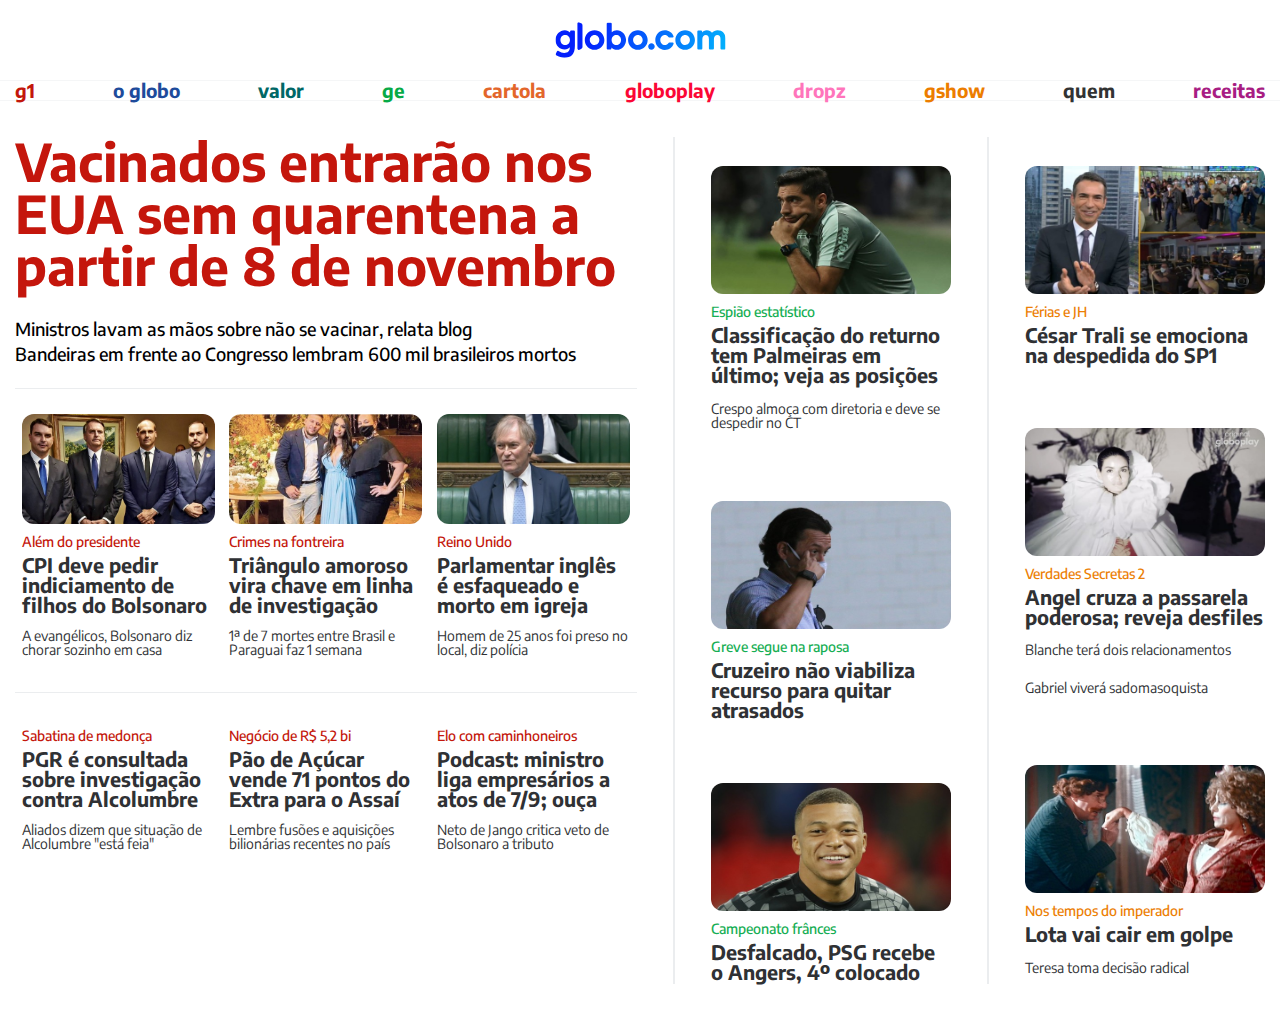
<file: Programação/driven/projeto1-globo/index.html>
<!DOCTYPE html>
<html lang="en">
  <head>
    <meta charset="UTF-8" />
    <meta http-equiv="X-UA-Compatible" content="IE=edge" />
    <meta name="viewport" content="width=device-width, initial-scale=1.0" />
    <link rel="stylesheet" href="reset.css" />
    <link rel="stylesheet" href="style.css" />
    <link rel="preconnect" href="https://fonts.googleapis.com" />
    <link rel="preconnect" href="https://fonts.gstatic.com" crossorigin />
    <link
      href="https://fonts.googleapis.com/css2?family=Encode+Sans:wght@100;200;300;400;500;600;700&display=swap"
      rel="stylesheet"
    />
    <title>Globo.com</title>
  </head>

  <body>
    <div class="topo">
      <img class="logo" src="images/logo.svg" />
    </div>

    <div class="caixa_menu">
      <div class="menu">
        <p id="g1">g1</p>
        <p id="o_globo">o globo</p>
        <p id="valor">valor</p>
        <p id="ge">ge</p>
        <p id="cartola">cartola</p>
        <p id="globoplay">globoplay</p>
        <p id="dropz">dropz</p>
        <p id="gshow">gshow</p>
        <p id="quem">quem</p>
        <p id="receitas">receitas</p>
      </div>
    </div>
    <main>
      <div class="content">
        <div class="metade_esquerda">
          <div class="caixa_texto">
            <h1 class="texto_principal">
              <a href="https://www.google.com/"
                >Vacinados entrarão nos EUA sem quarentena a partir de 8 de</a
              >
              novembro
            </h1>
            <p class="texto_secundario">
              <a href="https://www.google.com/"
                >Ministros lavam as mãos sobre não se vacinar, relata blog</a
              >
            </p>
            <p class="texto_secundario">
              <a href="https://www.google.com/"
                >Bandeiras em frente ao Congresso lembram 600 mil brasileiros
                mortos</a
              >
            </p>
          </div>

          <hr class="divisa_horizontal" />

          <div class="conteiner">
            <div class="bloco_noticia">
              <img
                class="imagem_noticia"
                src="images/alem-do-presidente.jpeg"
              />
              <p class="titulo_noticia">Além do presidente</p>
              <p class="texto_1_noticia">
                <a href="https://www.google.com/"
                  >CPI deve pedir indiciamento de filhos do Bolsonaro</a
                >
              </p>
              <p class="texto_2_noticia">
                A evangélicos, Bolsonaro diz chorar sozinho em casa
              </p>
            </div>

            <div class="bloco_noticia">
              <img
                class="imagem_noticia"
                src="images/crimes-na-fronteira.jpeg"
              />
              <p class="titulo_noticia">Crimes na fontreira</p>
              <p class="texto_1_noticia">
                <a href="https://www.google.com/"
                  >Triângulo amoroso vira chave em linha de investigação</a
                >
              </p>
              <p class="texto_2_noticia">
                1ª de 7 mortes entre Brasil e Paraguai faz 1 semana
              </p>
            </div>

            <div class="bloco_noticia">
              <img class="imagem_noticia" src="images/reino-unido.jpeg" />
              <p class="titulo_noticia">Reino Unido</p>
              <p class="texto_1_noticia">
                <a href="https://www.google.com/"
                  >Parlamentar inglês é esfaqueado e morto em igreja</a
                >
              </p>
              <p class="texto_2_noticia">
                Homem de 25 anos foi preso no local, diz polícia
              </p>
            </div>
          </div>

          <hr class="divisa_horizontal" />

          <div class="conteiner">
            <div class="bloco_noticia">
              <p class="titulo_noticia">Sabatina de medonça</p>
              <p class="texto_1_noticia">
                <a href="https://www.google.com/"
                  >PGR é consultada sobre investigação contra Alcolumbre</a
                >
              </p>
              <p class="texto_2_noticia">
                Aliados dizem que situação de Alcolumbre "está feia"
              </p>
            </div>

            <div class="bloco_noticia">
              <p class="titulo_noticia">Negócio de R$ 5,2 bi</p>
              <p class="texto_1_noticia">
                <a href="https://www.google.com/"
                  >Pão de Açúcar vende 71 pontos do Extra para o Assaí</a
                >
              </p>
              <p class="texto_2_noticia">
                Lembre fusões e aquisições bilionárias recentes no país
              </p>
            </div>

            <div class="bloco_noticia">
              <p class="titulo_noticia">Elo com caminhoneiros</p>
              <p class="texto_1_noticia">
                <a href="https://www.google.com/"
                  >Podcast: ministro liga empresários a atos de 7/9; ouça</a
                >
              </p>
              <p class="texto_2_noticia">
                Neto de Jango critica veto de Bolsonaro a tributo
              </p>
            </div>
          </div>
        </div>

        <div class="divisa_vertical"></div>

        <div class="metade_direita">
          <div class="coluna_1">
            <div class="bloco_noticia_coluna">
              <img
                class="imagem_noticia_coluna"
                src="images/espiao-estatistico.jpeg"
              />
              <p class="titulo_esporte">Espião estatístico</p>
              <p class="texto_1_noticia">
                <a href="https://www.google.com/"
                  >Classificação do returno tem Palmeiras em último; veja as
                  posições</a
                >
              </p>
              <p class="texto_2_noticia">
                Crespo almoça com diretoria e deve se despedir no CT
              </p>
            </div>

            <div class="bloco_noticia_coluna">
              <img
                class="imagem_noticia_coluna"
                src="images/greve-segue-na-raposa.jpeg"
              />
              <p class="titulo_esporte">Greve segue na raposa</p>
              <p class="texto_1_noticia">
                <a href="https://www.google.com/"
                  >Cruzeiro não viabiliza recurso para quitar atrasados</a
                >
              </p>
            </div>

            <div class="bloco_noticia_coluna">
              <img
                class="imagem_noticia_coluna"
                src="images/campeonato-frances.jpeg"
              />
              <p class="titulo_esporte">Campeonato frânces</p>
              <p class="texto_1_noticia">
                <a href="https://www.google.com/"
                  >Desfalcado, PSG recebe o Angers, 4º colocado</a
                >
              </p>
            </div>
          </div>

          <div class="divisa_vertical"></div>

          <div class="coluna_2">
            <div class="bloco_noticia_coluna">
              <img
                class="imagem_noticia_coluna"
                src="images/ferias-e-jh.jpeg"
              />
              <p class="titulo_gshow">Férias e JH</p>
              <p class="texto_1_noticia">
                <a href="https://www.google.com/"
                  >César Trali se emociona na despedida do SP1</a
                >
              </p>
            </div>

            <div class="bloco_noticia_coluna">
              <img
                class="imagem_noticia_coluna"
                src="images/verdades-secretas-2.jpeg"
              />
              <p class="titulo_gshow">Verdades Secretas 2</p>
              <p class="texto_1_noticia">
                <a href="https://www.google.com/"
                  >Angel cruza a passarela poderosa; reveja desfiles</a
                >
              </p>
              <p class="texto_2_noticia">
                Blanche terá dois relacionamentos<br />
              </p>
              <p class="texto_2_noticia">Gabriel viverá sadomasoquista</p>
            </div>

            <div class="bloco_noticia_coluna">
              <img
                class="imagem_noticia_coluna"
                src="images/nos-tempos-do-imperador.jpeg"
              />
              <p class="titulo_gshow">Nos tempos do imperador</p>
              <p class="texto_1_noticia">
                <a href="https://www.google.com/">Lota vai cair em golpe</a>
              </p>
              <p class="texto_2_noticia">Teresa toma decisão radical</p>
            </div>
          </div>
        </div>
      </div>
    </main>
  </body>
</html>
</file>
<file: Programação/driven/projeto1-globo/style.css>
body {
    font-family: 'Encode Sans', sans-serif;
    background-color: #FFFFFF;
    width: 100%;
    height: 100%;
}

main{
    width: 1250px;
    margin: 0 auto 0 auto;
}

a{
    color: inherit;
    text-decoration: inherit;
}

.logo{
    height: 36px;
    width: 171px;
}

.topo{
    display: flex;
    height: 80px;
    align-items: center;
    justify-content: center;
}

.caixa_menu{
    border-top: 1px solid #F5F6F7;
    border-bottom: 1px solid #F5F6F7;
}

.menu{
    margin: 0 auto 0 auto;
    width: 1250px;
    display: flex;
    justify-content: space-between;
}

.content{
    display:flex;
}

.metade_direita{
    display: flex;
    justify-content: space-around;
}

.coluna_1{
    margin-top: 36px;
    display:flex;
    flex-direction: column;
    justify-content: space-around;

}

.coluna_2{
    margin-top: 36px;
    display:flex;
    flex-direction: column;
    justify-content: space-around;
}
.texto_principal{
    margin-top: 34px;
    margin-bottom: 29px;
    color: #C4160C;
    font-size: 52px;
    font-weight: 700;
    width: 100%;
    margin-right: 0;
}

.texto_secundario{
    margin-top: 7px;
    font-size: 18px;
    font-weight: 500;
}

.divisa_horizontal{
    margin-top: 25px;
    margin-bottom: 25px;
    border: 0;
    border-top: 1px solid #EBEDEF;
    width: 100%;
}

.divisa_vertical{
    height: 845px;
    border: 0.5px solid #EBEDEF;
    background-color: #EBEDEF;
    margin: 36px 36px 32px 36px; 
}

.conteiner{
    display:flex;
    justify-content: space-around;
}

.bloco_noticia{
    display: flex;
    flex-direction: column;
    width:193px;
}

.bloco_noticia_coluna{
    display: flex;
    flex-direction: column;
    justify-content: space-between;
    width:240px;
}


.imagem_noticia{
    border-radius: 12px;
    height: 110px;
    width: 193px;
}

.imagem_noticia_coluna{
    border-radius: 12px;
    height: 128px;
    width: 240px;
}


.titulo_noticia{
    margin-top: 11px;
    margin-bottom: 6px;
    font-size: 14px;
    font-weight: 500;
    color:#C4170C
}

.titulo_esporte {
    margin-top: 11px;
    margin-bottom: 6px;
    font-size: 14px;
    font-weight: 500;
    color:#16AE54;

}

.titulo_gshow{
    margin-top: 11px;
    margin-bottom: 6px;
    font-size: 14px;
    font-weight: 500;
    color: #EC8006;
    ;
}

.texto_1_noticia{
    margin-bottom: 4.5px;
    font-size: 20px;
    color: #2F3134;
    font-weight: bold;
}

.texto_2_noticia{
    margin-top: 5%;
    margin-bottom: 5%;
    font-size: 14px;
    color: #2F3134;

}

#g1{
    color:#C3170C;
    font-size: 19px;
    font-weight: 700;
}

#o_globo{
    color:#1E4B9B;
    font-size: 19px;
    font-weight: 700;
}

#valor{
    color: #006766;
    font-size: 19px;
    font-weight: 700;
}

#ge{
    color: #07AA47;
    font-size: 19px;
    font-weight: 700;
}

#cartola{
    color:#E3662B;
    font-size: 19px;
    font-weight: 700;
}

#globoplay{
    color: #FB0735;
    font-size: 19px;
    font-weight: 700;
}

#dropz{
    color:#FF75BB;
    font-size: 19px;
    font-weight: 700;
}

#gshow{
    color:#EC7D00;
    font-size: 19px;
    font-weight: 700;
}

#quem{
    color: #323333;
    font-size: 19px;
    font-weight: 700;
}

#receitas{
    color: #A81D83;
    font-size: 19px;
    font-weight: 700;
}
</file>
